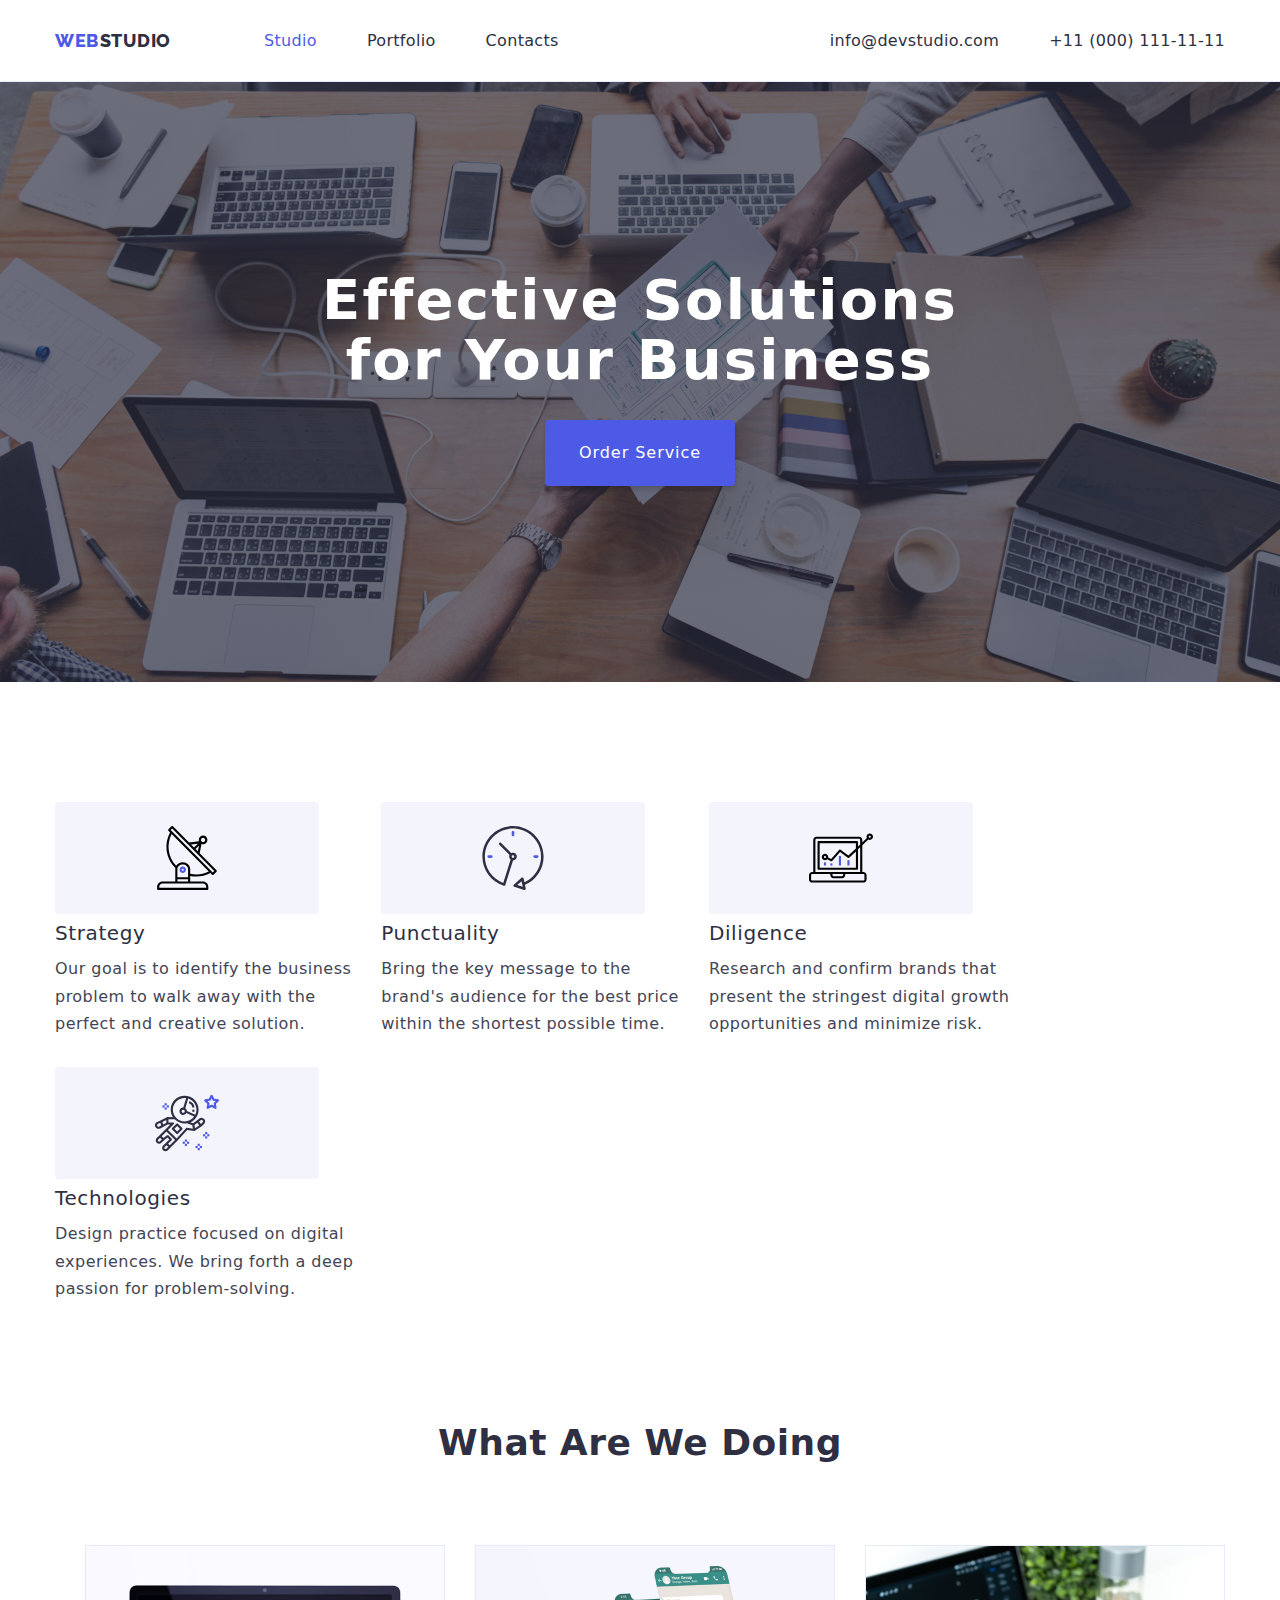
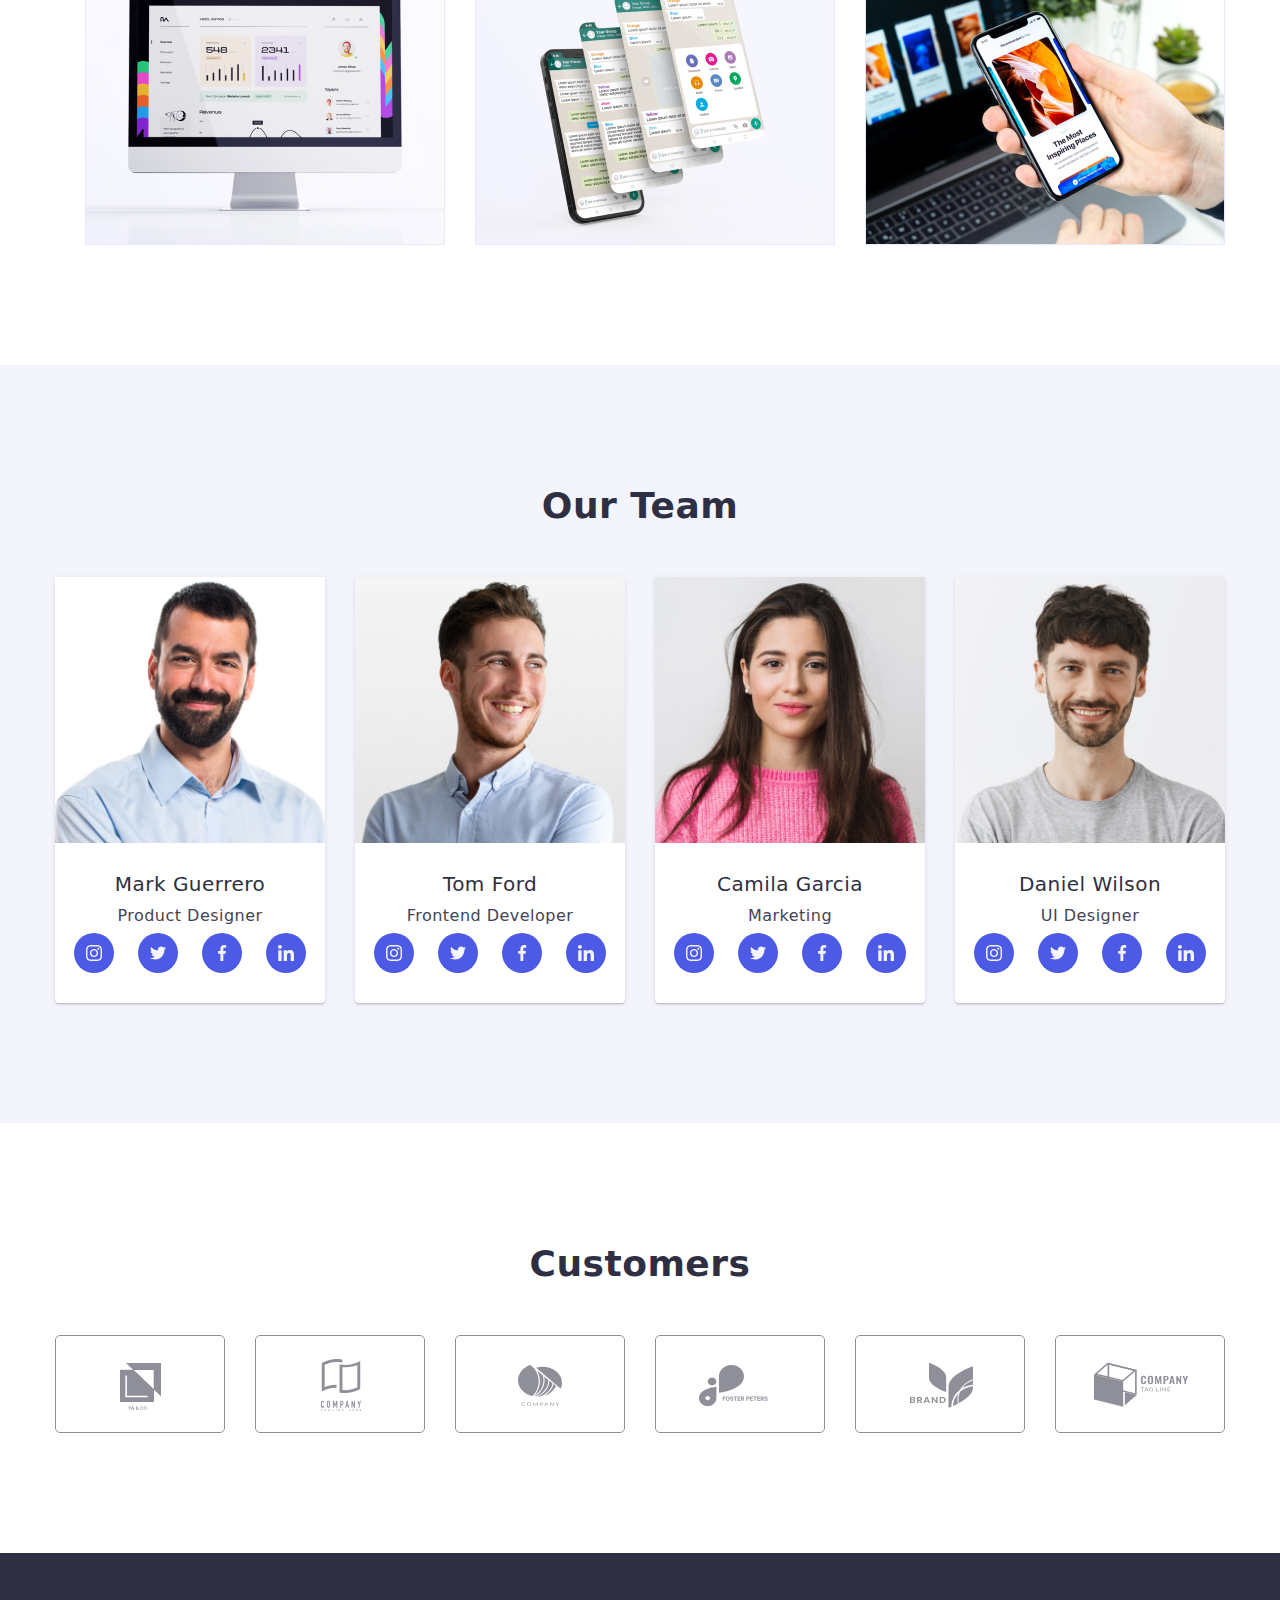
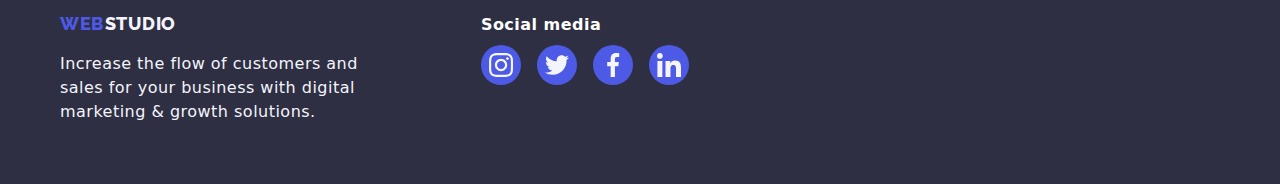
<file: index.html>
<!DOCTYPE html>
<html lang="en">
  <!--Head-->
  <head>
    <meta charset="UTF-8" />
    <meta name="viewport" content="width=device-width, initial-scale=1.0" />
    <title>Studio</title>

    <!-- CSS -->
    <link rel="stylesheet" href="./css/styles.css" />

    <!-- GOOGLE FONTS-->
    <link
      href="https://fonts.googleapis.com/css2?family=Raleway:wght@800&family=Roboto:wght@400;500;700;900&display=swap"
      rel="stylesheet"
    />

    <!--  PRECONNECT -->
    <link rel="preconnect" href="https://fonts.googleapis.com" />
    <link rel="preconnect" href="https://fonts.gstatic.com" />

    <!-- CSS NORMALIZE -->
    <link
      rel="stylesheet"
      href="https://cdnjs.cloudflare.com/ajax/libs/modern-normalize/2.0.0/modern-normalize.min.css"
    />
  </head>

  <!-- BODY -->
  <body>
    <!-- HEADER -->
    <header class="page-header">
      <div class="container menu">
        <!-- NAVIGATION BAR -->
        <nav class="navigation">
          <a href="./index.html" class="logo-link">
            <span class="logo">WEB</span>
            <span class="studio">STUDIO</span>
          </a>

          <ul class="nav-menu list">
            <li class="item">
              <a href="./index.html" class="page current link">Studio</a>
            </li>
            <li class="item">
              <a href="./portfolio.html" class="page link">Portfolio</a>
            </li>
            <li class="item">
              <a href="#" class="page link">Contacts</a>
            </li>
          </ul>
        </nav>

        <!-- CONTACTS MENU -->
        <ul class="contacts-menu list">
          <li class="item">
            <a href="mailto:info@devstudio.com" class="contact link"
              >info@devstudio.com</a
            >
          </li>
          <li class="item">
            <a href="tel:+110001111111" class="contact link"
              >+11 (000) 111-11-11</a
            >
          </li>
        </ul>
      </div>
    </header>

    <!-- MAIN -->
    <main>
      <!-- HERO SECTION -->
      <section class="hero bg-hero">
        <div class="container">
          <h1 class="hero-title">
            Effective Solutions<br />
            for Your Business
          </h1>

          <!-- ORDER SERVICE BUTTON -->
          <button type="button" class="button primary">Order Service</button>
        </div>
      </section>

      <!-- BENEFITS SECTION -->
      <section class="section">
        <div class="container">
          <ul class="benefits list">
            <li class="item">
              <div class="svg-box">
                <svg class="svg-icon" width="64" height="64">
                  <use href="./images/icons.svg#icon-antenna"></use>
                </svg>
              </div>
              <h3 class="title">Strategy</h3>
              <p class="description">
                Our goal is to identify the business<br />
                problem to walk away with the<br />
                perfect and creative solution.
              </p>
            </li>
            <li class="item">
              <div class="svg-box">
                <svg class="svg-icon" width="64" height="64">
                  <use href="./images/icons.svg#icon-clock"></use>
                </svg>
              </div>
              <h3 class="title">Punctuality</h3>
              <p class="description">
                Bring the key message to the<br />
                brand's audience for the best price<br />
                within the shortest possible time.
              </p>
            </li>
            <li class="item">
              <div class="svg-box">
                <svg class="svg-icon" width="64" height="64">
                  <use href="./images/icons.svg#icon-diagram"></use>
                </svg>
              </div>
              <h3 class="title">Diligence</h3>
              <p class="description">
                Research and confirm brands that<br />
                present the stringest digital growth<br />
                opportunities and minimize risk.
              </p>
            </li>
            <li class="item">
              <div class="svg-box">
                <svg class="svg-icon" width="64" height="64">
                  <use href="./images/icons.svg#icon-astronaut"></use>
                </svg>
              </div>
              <h3 class="title">Technologies</h3>
              <p class="description">
                Design practice focused on digital<br />
                experiences. We bring forth a deep<br />
                passion for problem-solving.
              </p>
            </li>
          </ul>
        </div>
      </section>

      <!-- WHAT ARE WE DOING SECTION -->
      <section class="section no-top-padding">
        <div class="container">
          <h2 class="section-title">What Are We Doing</h2>
          <ul class="what-we-do list">
            <li class="item">
              <img
                src="images/monitor.jpg"
                alt="monitor"
                width="360"
                height="300"
              />
            </li>
            <li class="item">
              <img
                src="images/phonescreen.jpg"
                alt="phonescreen"
                width="360"
                height="300"
              />
            </li>
            <li class="item">
              <img
                src="images/mobile&laptop.jpg"
                alt="mobile & laptop"
                width="360"
                height="300"
              />
            </li>
          </ul>
        </div>
      </section>

      <!-- TEAM SECTION -->
      <section class="section bg-team">
        <div class="container">
          <h2 class="section-title">Our Team</h2>
          <ul class="team list">
            <!-- MARK GUERRERO-->
            <li class="item">
              <img
                src="images/mark-guerrero.jpg"
                alt="male product designer"
                width="270"
                height="260"
              />
              <h3 class="name">Mark Guerrero</h3>
              <p class="position">Product Designer</p>
              <ul class="social-media list">
                <li class="sm-item">
                  <a
                    href="https://instagram.com"
                    target="_blank"
                    rel="noopener noreferrer"
                    class="sm-link"
                  >
                    <svg class="sm-svg" width="16" height="16">
                      <use href="./images/icons.svg#icon-instagram"></use>
                    </svg>
                  </a>
                </li>
                <li class="sm-item">
                  <a
                    href="https://twitter.com"
                    target="_blank"
                    rel="noopener noreferrer"
                    class="sm-link"
                  >
                    <svg class="sm-svg" width="16" height="16">
                      <use href="./images/icons.svg#icon-twitter"></use>
                    </svg>
                  </a>
                </li>
                <li class="sm-item">
                  <a
                    href="https://www.facebook.com"
                    target="_blank"
                    rel="noopener noreferrer"
                    class="sm-link"
                  >
                    <svg class="sm-svg" width="16" height="16">
                      <use href="./images/icons.svg#icon-facebook"></use>
                    </svg>
                  </a>
                </li>
                <li class="sm-item">
                  <a
                    href="https://www.linkedin.com"
                    target="_blank"
                    rel="noopener noreferrer"
                    class="sm-link"
                  >
                    <svg class="sm-svg" width="16" height="16">
                      <use href="./images/icons.svg#icon-linkedin"></use>
                    </svg>
                  </a>
                </li>
              </ul>
            </li>

            <!-- TOM FORD -->
            <li class="item">
              <img
                src="images/tom-ford.jpg"
                alt="male frontend developer"
                width="270"
                height="260"
              />
              <h3 class="name">Tom Ford</h3>
              <p class="position">Frontend Developer</p>
              <ul class="social-media list">
                <li class="sm-item">
                  <a
                    href="https://instagram.com"
                    target="_blank"
                    rel="noopener noreferrer"
                    class="sm-link"
                  >
                    <svg class="sm-svg" width="16" height="16">
                      <use href="./images/icons.svg#icon-instagram"></use>
                    </svg>
                  </a>
                </li>
                <li class="sm-item">
                  <a
                    href="https://twitter.com"
                    target="_blank"
                    rel="noopener noreferrer"
                    class="sm-link"
                  >
                    <svg class="sm-svg" width="16" height="16">
                      <use href="./images/icons.svg#icon-twitter"></use>
                    </svg>
                  </a>
                </li>
                <li class="sm-item">
                  <a
                    href="https://www.facebook.com"
                    target="_blank"
                    rel="noopener noreferrer"
                    class="sm-link"
                  >
                    <svg class="sm-svg" width="16" height="16">
                      <use href="./images/icons.svg#icon-facebook"></use>
                    </svg>
                  </a>
                </li>
                <li class="sm-item">
                  <a
                    href="https://www.linkedin.com"
                    target="_blank"
                    rel="noopener noreferrer"
                    class="sm-link"
                  >
                    <svg class="sm-svg" width="16" height="16">
                      <use href="./images/icons.svg#icon-linkedin"></use>
                    </svg>
                  </a>
                </li>
              </ul>
            </li>

            <!-- CAMILA GARCIA -->
            <li class="item">
              <img
                src="images/camila-garcia.jpg"
                alt="female marketing officer"
                width="270"
                height="260"
              />
              <h3 class="name">Camila Garcia</h3>
              <p class="position">Marketing</p>
              <ul class="social-media list">
                <li class="sm-item">
                  <a
                    href="https://instagram.com"
                    target="_blank"
                    rel="noopener noreferrer"
                    class="sm-link"
                  >
                    <svg class="sm-svg" width="16" height="16">
                      <use href="./images/icons.svg#icon-instagram"></use>
                    </svg>
                  </a>
                </li>
                <li class="sm-item">
                  <a
                    href="https://twitter.com"
                    target="_blank"
                    rel="noopener noreferrer"
                    class="sm-link"
                  >
                    <svg class="sm-svg" width="16" height="16">
                      <use href="./images/icons.svg#icon-twitter"></use>
                    </svg>
                  </a>
                </li>
                <li class="sm-item">
                  <a
                    href="https://www.facebook.com"
                    target="_blank"
                    rel="noopener noreferrer"
                    class="sm-link"
                  >
                    <svg class="sm-svg" width="16" height="16">
                      <use href="./images/icons.svg#icon-facebook"></use>
                    </svg>
                  </a>
                </li>
                <li class="sm-item">
                  <a
                    href="https://www.linkedin.com"
                    target="_blank"
                    rel="noopener noreferrer"
                    class="sm-link"
                  >
                    <svg class="sm-svg" width="16" height="16">
                      <use href="./images/icons.svg#icon-linkedin"></use>
                    </svg>
                  </a>
                </li>
              </ul>
            </li>

            <!-- DANIEL WILSON -->
            <li class="item">
              <img
                src="images/daniel-wilson.jpg"
                alt="male UI designer"
                width="270"
                height="260"
              />
              <h3 class="name">Daniel Wilson</h3>
              <p class="position">UI Designer</p>
              <ul class="social-media list">
                <li class="sm-item">
                  <a
                    href="https://instagram.com"
                    target="_blank"
                    rel="noopener noreferrer"
                    class="sm-link"
                  >
                    <svg class="sm-svg" width="16" height="16">
                      <use href="./images/icons.svg#icon-instagram"></use>
                    </svg>
                  </a>
                </li>
                <li class="sm-item">
                  <a
                    href="https://twitter.com"
                    target="_blank"
                    rel="noopener noreferrer"
                    class="sm-link"
                  >
                    <svg class="sm-svg" width="16" height="16">
                      <use href="./images/icons.svg#icon-twitter"></use>
                    </svg>
                  </a>
                </li>
                <li class="sm-item">
                  <a
                    href="https://www.facebook.com"
                    target="_blank"
                    rel="noopener noreferrer"
                    class="sm-link"
                  >
                    <svg class="sm-svg" width="16" height="16">
                      <use href="./images/icons.svg#icon-facebook"></use>
                    </svg>
                  </a>
                </li>
                <li class="sm-item">
                  <a
                    href="https://www.linkedin.com"
                    target="_blank"
                    rel="noopener noreferrer"
                    class="sm-link"
                  >
                    <svg class="sm-svg" width="16" height="16">
                      <use href="./images/icons.svg#icon-linkedin"></use>
                    </svg>
                  </a>
                </li>
              </ul>
            </li>
          </ul>
        </div>
      </section>

      <!-- CUSTOMERS SECTION -->
      <section class="section">
        <div class="container">
          <h2 class="section-title">Customers</h2>
          <ul class="customers list">
            <li class="customers-item">
              <a href="" class="customers-link">
                <svg class="customers-svg" width="104" height="56">
                  <use href="./images/icons.svg#icon-client1"></use>
                </svg>
              </a>
            </li>
            <li class="customers-item">
              <a href="" class="customers-link">
                <svg class="customers-svg" width="104" height="56">
                  <use href="./images/icons.svg#icon-client2"></use>
                </svg>
              </a>
            </li>
            <li class="customers-item">
              <a href="" class="customers-link">
                <svg class="customers-svg" width="104" height="56">
                  <use href="./images/icons.svg#icon-client3"></use>
                </svg>
              </a>
            </li>
            <li class="customers-item">
              <a href="" class="customers-link">
                <svg class="customers-svg" width="104" height="56">
                  <use href="./images/icons.svg#icon-client4"></use>
                </svg>
              </a>
            </li>
            <li class="customers-item">
              <a href="" class="customers-link">
                <svg class="customers-svg" width="104" height="56">
                  <use href="./images/icons.svg#icon-client5"></use>
                </svg>
              </a>
            </li>
            <li class="customers-item">
              <a href="" class="customers-link">
                <svg class="customers-svg" width="104" height="56">
                  <use href="./images/icons.svg#icon-client6"></use>
                </svg>
              </a>
            </li>
          </ul>
        </div>
      </section>
    </main>

    <!-- FOOTER -->
    <footer class="page-footer">
      <!--  LOGO LINKS -->
      <div class="container">
        <!-- MAIN FOOTER -->
        <div class="footer">
          <!-- sub-footer 1 -->
          <div class="footer-address">
            <a href="./index.html" class="logo-link">
              <span class="logo">WEB</span>
              <span class="studio-footer">STUDIO</span>
            </a>
            <p class="footer-description">
              Increase the flow of customers and<br />
              sales for your business with digital<br />
              marketing & growth solutions.
            </p>
          </div>

          <!-- sub-footer 2 -->
          <div class="footer-block">
            <b class="footer-heading">Social media</b>
            <ul class="footer-sm list">
              <li class="footer-sm-item">
                <a
                  href="https://instagram.com"
                  target="_blank"
                  rel="noopener noreferrer"
                  class="footer-sm-link"
                >
                  <svg class="footer-sm-svg" width="24" height="24">
                    <use href="./images/icons.svg#icon-instagram"></use>
                  </svg>
                </a>
              </li>

              <li class="footer-sm-item">
                <a
                  href="https://twitter.com"
                  target="_blank"
                  rel="noopener noreferrer"
                  class="footer-sm-link"
                >
                  <svg class="footer-sm-svg" width="24" height="24">
                    <use href="./images/icons.svg#icon-twitter"></use>
                  </svg>
                </a>
              </li>

              <li class="footer-sm-item">
                <a
                  href="https://www.facebook.com"
                  target="_blank"
                  rel="noopener noreferrer"
                  class="footer-sm-link"
                >
                  <svg class="footer-sm-svg" width="24" height="24">
                    <use href="./images/icons.svg#icon-facebook"></use>
                  </svg>
                </a>
              </li>

              <li class="footer-sm-item">
                <a
                  href="https://www.linkedin.com"
                  target="_blank"
                  rel="noopener noreferrer"
                  class="footer-sm-link"
                >
                  <svg class="footer-sm-svg" width="24" height="24">
                    <use href="./images/icons.svg#icon-linkedin"></use>
                  </svg>
                </a>
              </li>
            </ul>
          </div>
        </div>
      </div>
    </footer>
  </body>
</html>
</file>
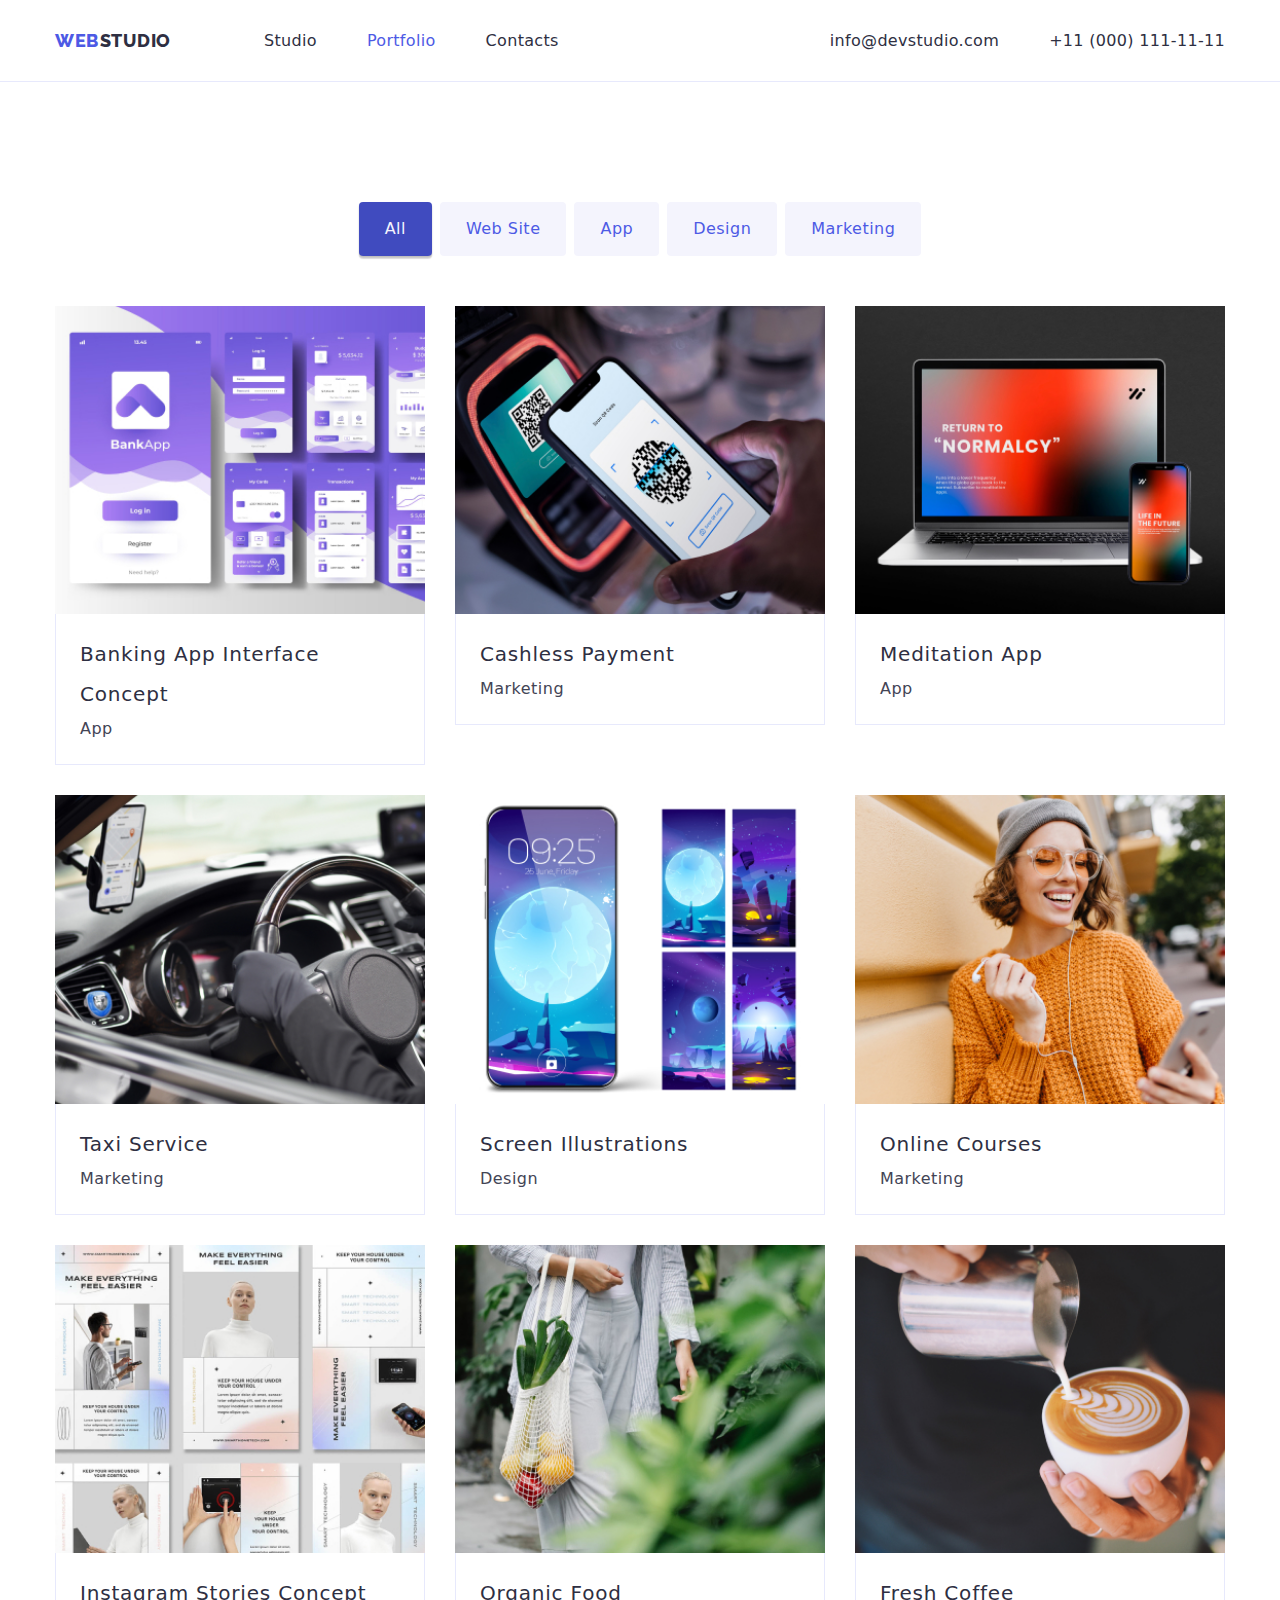
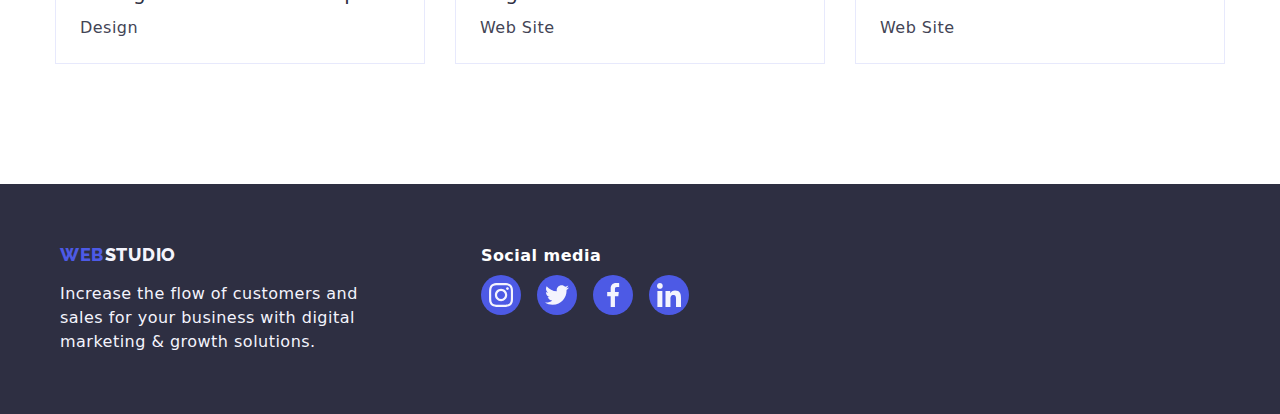
<file: portfolio.html>
<!DOCTYPE html>
<html lang="en">
  <!--Head-->
  <head>
    <meta charset="UTF-8" />
    <meta name="viewport" content="width=device-width, initial-scale=1.0" />
    <title>Portfolio</title>

    <!-- CSS -->
    <link rel="stylesheet" href="./css/styles.css" />

    <!-- GOOGLE FONTS-->
    <link
      href="https://fonts.googleapis.com/css2?family=Raleway:wght@800&family=Roboto:wght@400;500;700;900&display=swap"
      rel="stylesheet"
    />

    <!--  PRECONNECT -->
    <link rel="preconnect" href="https://fonts.googleapis.com" />
    <link rel="preconnect" href="https://fonts.gstatic.com" />

    <!-- CSS NORMALIZE -->
    <link
      rel="stylesheet"
      href="https://cdnjs.cloudflare.com/ajax/libs/modern-normalize/2.0.0/modern-normalize.min.css"
    />
  </head>

  <!-- BODY -->
  <body>
    <!-- HEADER -->
    <header class="page-header">
      <div class="container menu">
        <!-- NAVIGATION BAR -->
        <nav class="navigation">
          <a href="./index.html" class="logo-link">
            <span class="logo">WEB</span>
            <span class="studio">STUDIO</span>
          </a>

          <ul class="nav-menu list">
            <li class="item">
              <a href="./index.html" class="page link">Studio</a>
            </li>
            <li class="item">
              <a href="./portfolio.html" class="page current link">Portfolio</a>
            </li>
            <li class="item">
              <a href="#" class="page link">Contacts</a>
            </li>
          </ul>
        </nav>

        <!-- CONTACTS MENU -->
        <ul class="contacts-menu list">
          <li class="item">
            <a href="mailto:info@devstudio.com" class="contact link"
              >info@devstudio.com</a
            >
          </li>
          <li class="item">
            <a href="tel:+110001111111" class="contact link"
              >+11 (000) 111-11-11</a
            >
          </li>
        </ul>
      </div>
    </header>

    <!-- MAIN -->
    <main>
      <!-- FILTER BUTTONS -->
      <section class="section">
        <div class="container">
          <ul class="filters list">
            <li class="space">
              <button type="button" class="button filter current">All</button>
            </li>
            <li class="space">
              <button type="button" class="button filter">Web Site</button>
            </li>
            <li class="space">
              <button type="button" class="button filter">App</button>
            </li>
            <li class="space">
              <button type="button" class="button filter">Design</button>
            </li>
            <li class="space">
              <button type="button" class="button filter">Marketing</button>
            </li>
          </ul>

          <!-- PROJECTS -->
          <ul class="projects list">
            <li class="project-card">
              <a href="" class="project link">
                <img
                  src="images/bank-app-interface.jpg"
                  alt="bank app interface"
                  width="370"
                  height="294"
                />
                <div class="substrate">
                  <h2 class="name">Banking App Interface Concept</h2>
                  <p class="type">App</p>
                </div>
              </a>
            </li>
            <li class="project-card">
              <a href="" class="project link">
                <img
                  src="images/cashless-payment.jpg"
                  alt="cashless payment"
                  width="370"
                  height="294"
                />
                <div class="substrate">
                  <h2 class="name">Cashless Payment</h2>
                  <p class="type">Marketing</p>
                </div>
              </a>
            </li>
            <li class="project-card">
              <a href="" class="project link">
                <img
                  src="./images/laptop-phone.jpg"
                  alt="laptop & phone"
                  width="370"
                  height="294"
                />
                <div class="substrate">
                  <h2 class="name">Meditation App</h2>
                  <p class="type">App</p>
                </div>
              </a>
            </li>
            <li class="project-card">
              <a href="" class="project link">
                <img
                  src="images/taxi-service.jpg"
                  alt="taxi service"
                  width="370"
                  height="294"
                />
                <div class="substrate">
                  <h2 class="name">Taxi Service</h2>
                  <p class="type">Marketing</p>
                </div>
              </a>
            </li>
            <li class="project-card">
              <a href="" class="project link">
                <img
                  src="images/screen-illustrations.jpg"
                  alt="screen illustrations"
                  width="370"
                  height="294"
                />
                <div class="substrate">
                  <h2 class="name">Screen Illustrations</h2>
                  <p class="type">Design</p>
                </div>
              </a>
            </li>
            <li class="project-card">
              <a href="" class="project link">
                <img
                  src="images/female listening.jpg"
                  alt="female on the phone online class"
                  width="370"
                  height="294"
                />
                <div class="substrate">
                  <h2 class="name">Online Courses</h2>
                  <p class="type">Marketing</p>
                </div>
              </a>
            </li>
            <li class="project-card">
              <a href="" class="project link">
                <img
                  src="images/IG-stories.jpg"
                  alt="Instagram Stories"
                  width="370"
                  height="294"
                />
                <div class="substrate">
                  <h2 class="name">Instagram Stories Concept</h2>
                  <p class="type">Design</p>
                </div>
              </a>
            </li>
            <li class="project-card">
              <a href="" class="project link">
                <img
                  src="images/organic-produce.jpg"
                  alt="female carrying organic produce"
                  width="370"
                  height="294"
                />
                <div class="substrate">
                  <h2 class="name">Organic Food</h2>
                  <p class="type">Web Site</p>
                </div>
              </a>
            </li>
            <li class="project-card">
              <a href="" class="project link">
                <img
                  src="images/latte-art.jpg"
                  alt="creating latte art"
                  width="370"
                  height="294"
                />
                <div class="substrate">
                  <h2 class="name">Fresh Coffee</h2>
                  <p class="type">Web Site</p>
                </div>
              </a>
            </li>
          </ul>
        </div>
      </section>
    </main>

    <!-- FOOTER -->
    <footer class="page-footer">
      <!--  LOGO LINKS -->
      <div class="container">
        <!-- MAIN FOOTER -->
        <div class="footer">
          <!-- sub-footer 1 -->
          <div class="footer-address">
            <a href="./index.html" class="logo-link">
              <span class="logo">WEB</span>
              <span class="studio-footer">STUDIO</span>
            </a>
            <p class="footer-description">
              Increase the flow of customers and<br />
              sales for your business with digital<br />
              marketing & growth solutions.
            </p>
          </div>

          <!-- sub-footer 2 -->
          <div class="footer-block">
            <b class="footer-heading">Social media</b>
            <ul class="footer-sm list">
              <li class="footer-sm-item">
                <a
                  href="https://instagram.com"
                  target="_blank"
                  rel="noopener noreferrer"
                  class="footer-sm-link"
                >
                  <svg class="footer-sm-svg" width="24" height="24">
                    <use href="./images/icons.svg#icon-instagram"></use>
                  </svg>
                </a>
              </li>

              <li class="footer-sm-item">
                <a
                  href="https://twitter.com"
                  target="_blank"
                  rel="noopener noreferrer"
                  class="footer-sm-link"
                >
                  <svg class="footer-sm-svg" width="24" height="24">
                    <use href="./images/icons.svg#icon-twitter"></use>
                  </svg>
                </a>
              </li>

              <li class="footer-sm-item">
                <a
                  href="https://www.facebook.com"
                  target="_blank"
                  rel="noopener noreferrer"
                  class="footer-sm-link"
                >
                  <svg class="footer-sm-svg" width="24" height="24">
                    <use href="./images/icons.svg#icon-facebook"></use>
                  </svg>
                </a>
              </li>

              <li class="footer-sm-item">
                <a
                  href="https://www.linkedin.com"
                  target="_blank"
                  rel="noopener noreferrer"
                  class="footer-sm-link"
                >
                  <svg class="footer-sm-svg" width="24" height="24">
                    <use href="./images/icons.svg#icon-linkedin"></use>
                  </svg>
                </a>
              </li>
            </ul>
          </div>
        </div>
      </div>
    </footer>
  </body>
</html>
</file>
<file: css/styles.css>
:root {
  --iris: #4d5ae5;
  --navy-blue: #2e2f42;
  --ocean: #404bbf;
  --white: #ffffff;
  --slate: #434455;
  --cloud: #f4f4fd;
  --cornflower: #e7e9fc;
  --green: #31d0aa;
  --light-slate-color: #8e8f99;
  --grey: #808080;
  --dairy: #fcfcfc;
}

body {
  font-family: "Roboto", sans-serif;
  font-size: 16px;
  letter-spacing: 0.03em;
  color: var(--slate);
  background-color: var(--white);
}

html {
  box-sizing: border-box;
}

h1,
h2,
h3,
h4,
h5,
h6,
p {
  margin: 0;
}

*,
*::before,
*::after {
  box-sizing: inherit;
}

img {
  display: block;
  max-width: 100%;
  height: auto;
}

.list {
  list-style-type: none;
  padding: 0;
  margin: 0;
}

.link {
  text-decoration: none;
  color: inherit;
}

.page-footer {
  padding: 60px;
}

/* HEADER */
.page-header {
  border-bottom: 1px solid var(--cornflower);
}

.container {
  margin: 0 auto;
  width: 1200px;
  padding: 0 15px;
}

.menu,
.navigation,
.nav-menu,
.contacts-menu {
  display: flex;
  align-items: center;
}

/* NAVIGATION BAR */
.logo-link {
  text-decoration: none;
  color: var(--navy-blue);
  font-family: "Raleway", sans-serif;
  font-weight: 800;
  font-size: 0;
}

.logo-link > span {
  font-size: 18px;
  line-height: 1.17;
  letter-spacing: 0.04em;
}

.logo {
  color: var(--iris);
}

.studio {
  color: var(--navy-blue);
}

.nav-menu {
  margin-left: 93px;
}

.nav-menu .page,
.contacts-menu .contact {
  color: var(--navy-blue);
  text-decoration: none;
  font-size: 16px;
  font-weight: 500;
  line-height: 1.14;
  letter-spacing: 0.02em;
  padding-top: 32px;
  padding-bottom: 31px;
  display: block;
}

.nav-menu .page:hover,
.nav-menu .page:focus,
.nav-menu .page.current,
.contacts-menu .contact:hover,
.contacts-menu .contact:focus {
  color: var(--iris);
}

/* CONTACTS MENU */
.contacts-menu {
  margin-left: auto;
}

.nav-menu .item:not(:last-child),
.contacts-menu .item:not(:last-child) {
  margin-right: 50px;
}

.contacts-menu .contact {
  font-weight: 400;
}

/* HERO SECTION */
.hero {
  padding: 200px 0;
  text-align: center;
}

.bg-hero {
  padding: 188px 0;
  background: linear-gradient(rgba(46, 47, 66, 0.7), rgba(46, 47, 66, 0.7)),
    url(../images/people-office.png);
  background-repeat: no-repeat;
  background-position: center;
  background-size: cover;
  height: 600px;
}

.hero-title {
  color: var(--white);
  text-align: center;
  font-size: 56px;
  font-weight: 700;
  line-height: 1.07;
  letter-spacing: 0.04em;
  margin-bottom: 30px;
}

/* ORDER SERVICE BUTTON */
.button {
  cursor: pointer;
  border-color: transparent;
  letter-spacing: 0.03em;
  font-size: 16px;
  font-family: inherit;
  border-radius: 4px;
}

.button.primary {
  background-color: var(--iris);
  color: var(--white);
  font-weight: 500;
  line-height: 1.87;
  letter-spacing: 0.06em;
  padding: 16px 32px;
  box-shadow: 0px 4px 4px 0px rgba(0, 0, 0, 0.15);
}

.button.primary:hover,
.button.primary:focus {
  background-color: var(--ocean);
  box-shadow: 0px 3px 1px rgba(0, 0, 0, 0.1), 0px 1px 2px rgba(0, 0, 0, 0.08),
    0px 2px 2px rgba(0, 0, 0, 0.12);
}

/* BENEFITS SECTION */
.section {
  padding: 120px 0;
}

.section.no-top-padding {
  padding-top: 0;
}

.benefits {
  display: flex;
  flex-wrap: wrap;
  margin-left: -30px;
  margin-top: -30px;
}

.benefits .item {
  flex-basis: calc(100% / 4 -30 px);
  margin-left: 30px;
  margin-top: 30px;
}

/* ICON BENEFITS */
.svg-box {
  width: 264px;
  height: 112px;
  background-color: var(--cloud);
  display: flex;
  justify-content: center;
  align-items: center;
  border-radius: 4px;
  margin-bottom: 8px;
}

.benefits .title {
  color: var(--navy-blue);
  font-size: 20px;
  font-weight: 500;
  letter-spacing: 0.03em;
  margin-bottom: 8px;
}

.benefits .description {
  color: var(--slate);
  font-size: 16px;
  font-weight: 400;
  line-height: 1.71;
  margin-top: 10px;
}

/* WHAT ARE WE DOING SECTION */
.section-title {
  color: var(--navy-blue);
  text-align: center;
  font-size: 36px;
  font-weight: 700;
  line-height: 1.17;
  margin-bottom: 50px;
}

.what-we-do {
  display: flex;
  flex-wrap: wrap;
}

.what-we-do .item {
  flex-basis: calc(100% / 3 -30px);
  margin-left: 30px;
  margin-top: 30px;
}

/* TEAM SECTION */
.bg-team {
  background-color: var(--cloud);
}

.team {
  display: flex;
  flex-wrap: wrap;
  margin-left: -30px;
  margin-top: -30px;
}

.team .item {
  flex-basis: calc(100% / 4 -30px);
  margin-left: 30px;
  margin-top: 30px;
  padding-bottom: 30px;
  border-radius: 0px 0px 4px 4px;
  background: var(--white);
  box-shadow: 0px 2px 1px 0px rgba(46, 47, 66, 0.08),
    0px 1px 1px 0px rgba(46, 47, 66, 0.16),
    0px 1px 6px 0px rgba(46, 47, 66, 0.08);
}

.team .name,
.team .position {
  line-height: 1.19;
  text-align: center;
}

.team .name {
  color: var(--navy-blue);
  font-size: 20px;
  font-weight: 500;
  padding-top: 30px;
  padding-bottom: 10px;
}

.team .position {
  color: var(--slate);
  font-size: 16px;
  font-weight: 400;
}

/* TEAM SOCIAL MEDIA ICONS */
.social-media {
  display: flex;
  justify-content: center;
  gap: 24px;
  margin-top: 8px;
}

.sm-item {
  width: 40px;
  height: 40px;
  border-radius: 50%;
}

.sm-link {
  width: 100%;
  height: 100%;
  border-radius: 50%;
  display: flex;
  align-items: center;
  justify-content: center;
  color: var(--cloud);
  background-color: var(--iris);
}

.sm-link:hover,
.sm-link:focus {
  background-color: var(--ocean);
}

.sm-svg {
  fill: currentColor;
}

/* CUSTOMERS SECTION  */
.customers {
  display: flex;
  gap: 30px;
}

.customers-item {
  width: calc(100% - 150px / 6);
  height: 98px;
}

.customers-link {
  color: var(--light-slate-color);
  width: 100%;
  height: 100%;
  border: 1px solid var(--light-slate-color);
  border-radius: 5px;
  display: flex;
  justify-content: center;
  align-items: center;
}

.customers-link:hover,
.customers-link:focus {
  background-color: var(--white);
  color: var(--ocean);
  border-color: var(--ocean);
}

.customers-svg {
  width: 104px;
  height: 56px;
  fill: currentColor;
}

/* FOOTER */
.footer {
  display: flex;
  flex-wrap: wrap;
  margin-top: -12px;
  margin-left: -50px;
  align-items: baseline;
}

.footer-address {
  margin-top: 12px;
  margin-left: 25px;
}

.footer-block {
  margin-left: 123px;
}

.footer-heading {
  color: var(--white);
}

.page-footer {
  background: var(--navy-blue);
  padding: 60px 0 60px 60px;
}

/* LOGO LINKS */
.studio-footer {
  color: var(--cloud);
}

.footer-description {
  color: var(--cloud);
  font-size: 16px;
  font-weight: 400;
  line-height: 1.5;
  padding-top: 17px;
}

/* FOOTER SOCIAL MEDIA  */
.footer-content {
  margin-left: 120px;
}

.footer-text {
  color: var(--white);
  display: flex;
  justify-content: center;
}

.footer-sm {
  display: flex;
  justify-content: center;
  gap: 16px;
  padding-top: 10px;
}

.footer-sm-item {
  width: 40px;
  height: 40px;
}

.footer-sm-link {
  width: 100%;
  height: 100%;
  border-radius: 50%;
  display: flex;
  align-items: center;
  justify-content: center;
  color: var(--cloud);
  background-color: var(--iris);
}

.footer-sm-link:hover,
.footer-sm-link:focus {
  background-color: var(--green);
}

.footer-sm-svg {
  fill: currentColor;
}

/* CSS for PORTFOLIO HTML */
/* FILTER BUTTONS */
.filters {
  display: flex;
  justify-content: center;
  margin-bottom: 50px;
}

.filters .space + .space {
  margin-left: 8px;
}

.button.filter {
  background: var(--cloud);
  color: var(--iris);
  line-height: 1.62;
  font-weight: 500;
  padding: 12px 24px;
}

.button.filter:hover,
.button.filter:focus,
.button.filter.current {
  color: var(--cloud);
  background-color: var(--ocean);
  box-shadow: 0px 3px 1px rgba(0, 0, 0, 0.1), 0px 1px 2px rgba(0, 0, 0, 0.08),
    0px 2px 2px rgba(0, 0, 0, 0.12);
}

/* Projects */
.projects {
  display: flex;
  flex-wrap: wrap;
  margin-top: -30px;
  margin-left: -30px;
}

.project-card {
  flex-basis: calc(100% / 3 - 30px);
  margin-top: 30px;
  margin-left: 30px;
}

.project-card:hover {
  box-shadow: 0px 2px 1px 0px rgba(46, 47, 66, 0.08),
    0px 1px 1px 0px rgba(46, 47, 66, 0.16),
    0px 1px 6px 0px rgba(46, 47, 66, 0.08);
}

.substrate {
  padding: 20px 24px;
  border: 1px solid var(--cornflower);
  border-top: none;
  background-color: var(--white);
}

.projects .name {
  font-size: 20px;
  font-weight: 500;
  line-height: 2;
  letter-spacing: 0.04em;
  color: var(--navy-blue);
}

.projects .type {
  color: var(--slate);
  font-size: 16px;
  font-weight: 400;
  line-height: 1.87;
}
</file>
